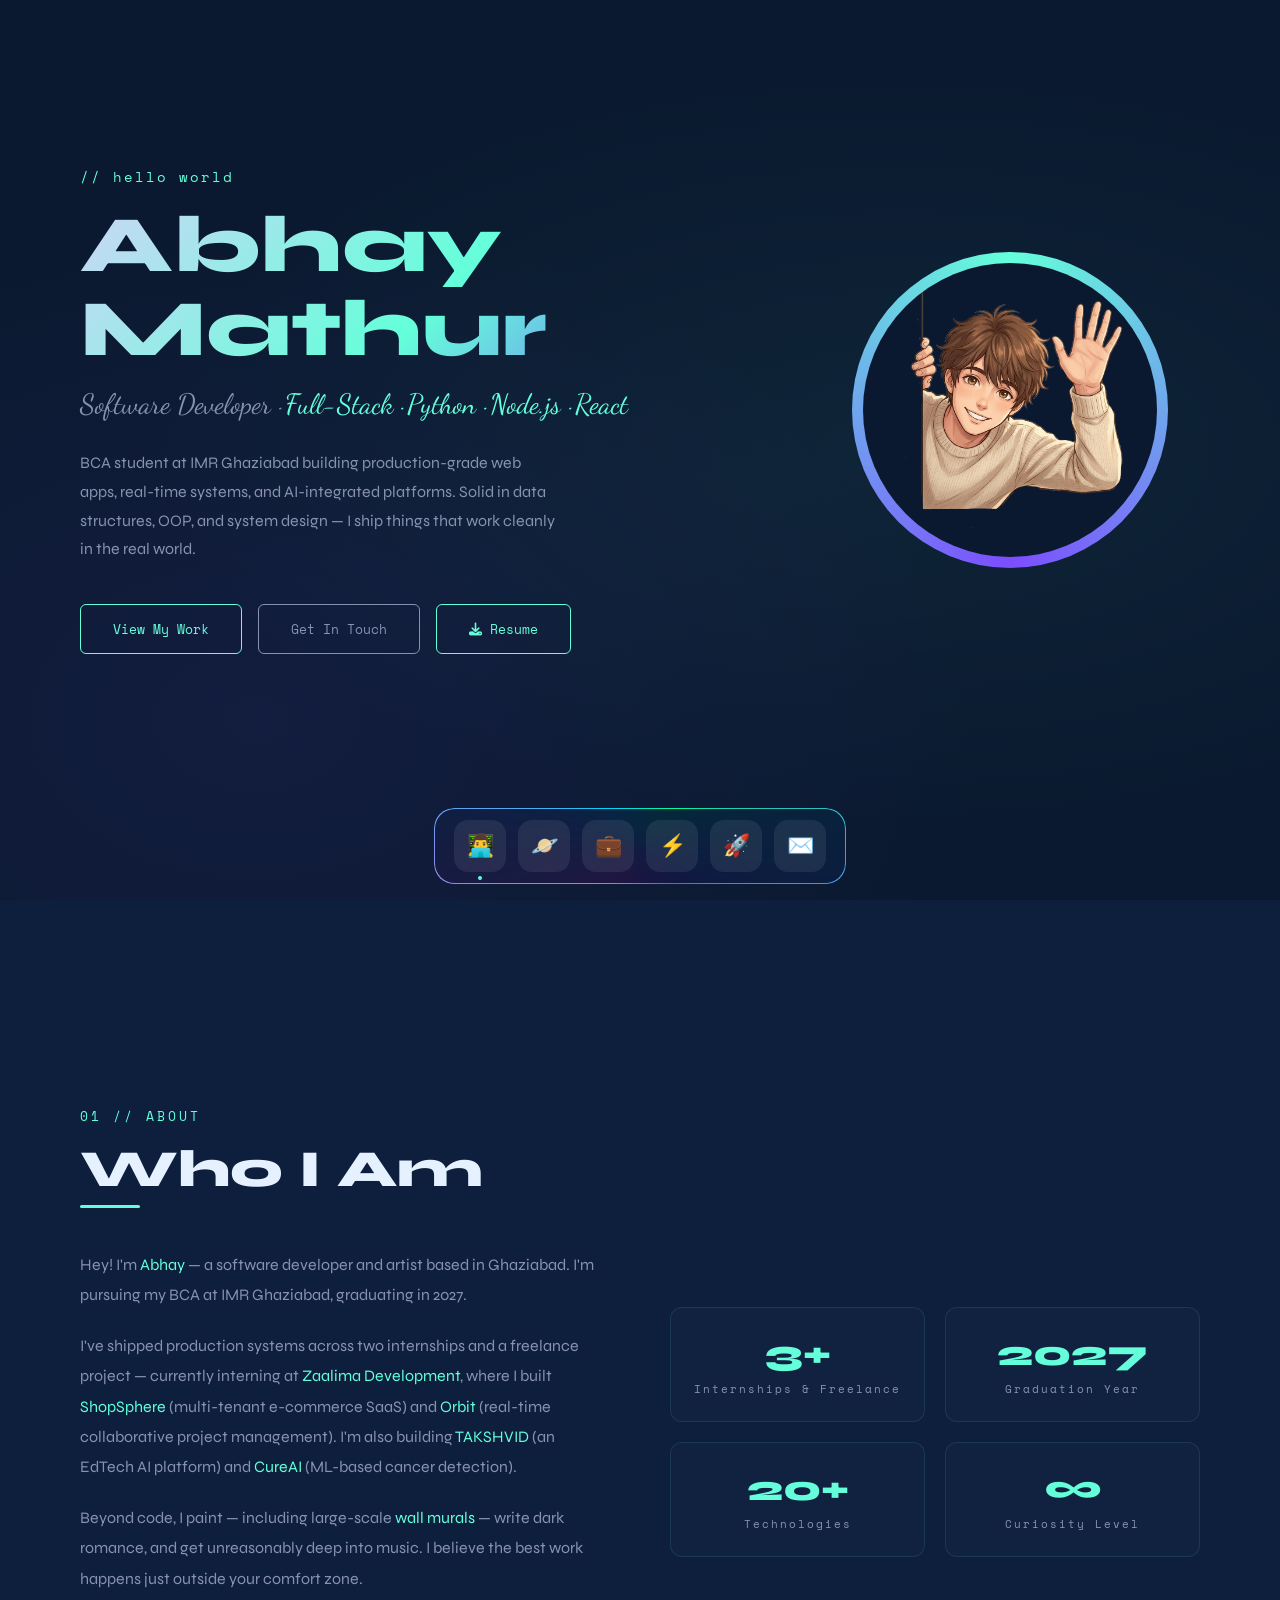
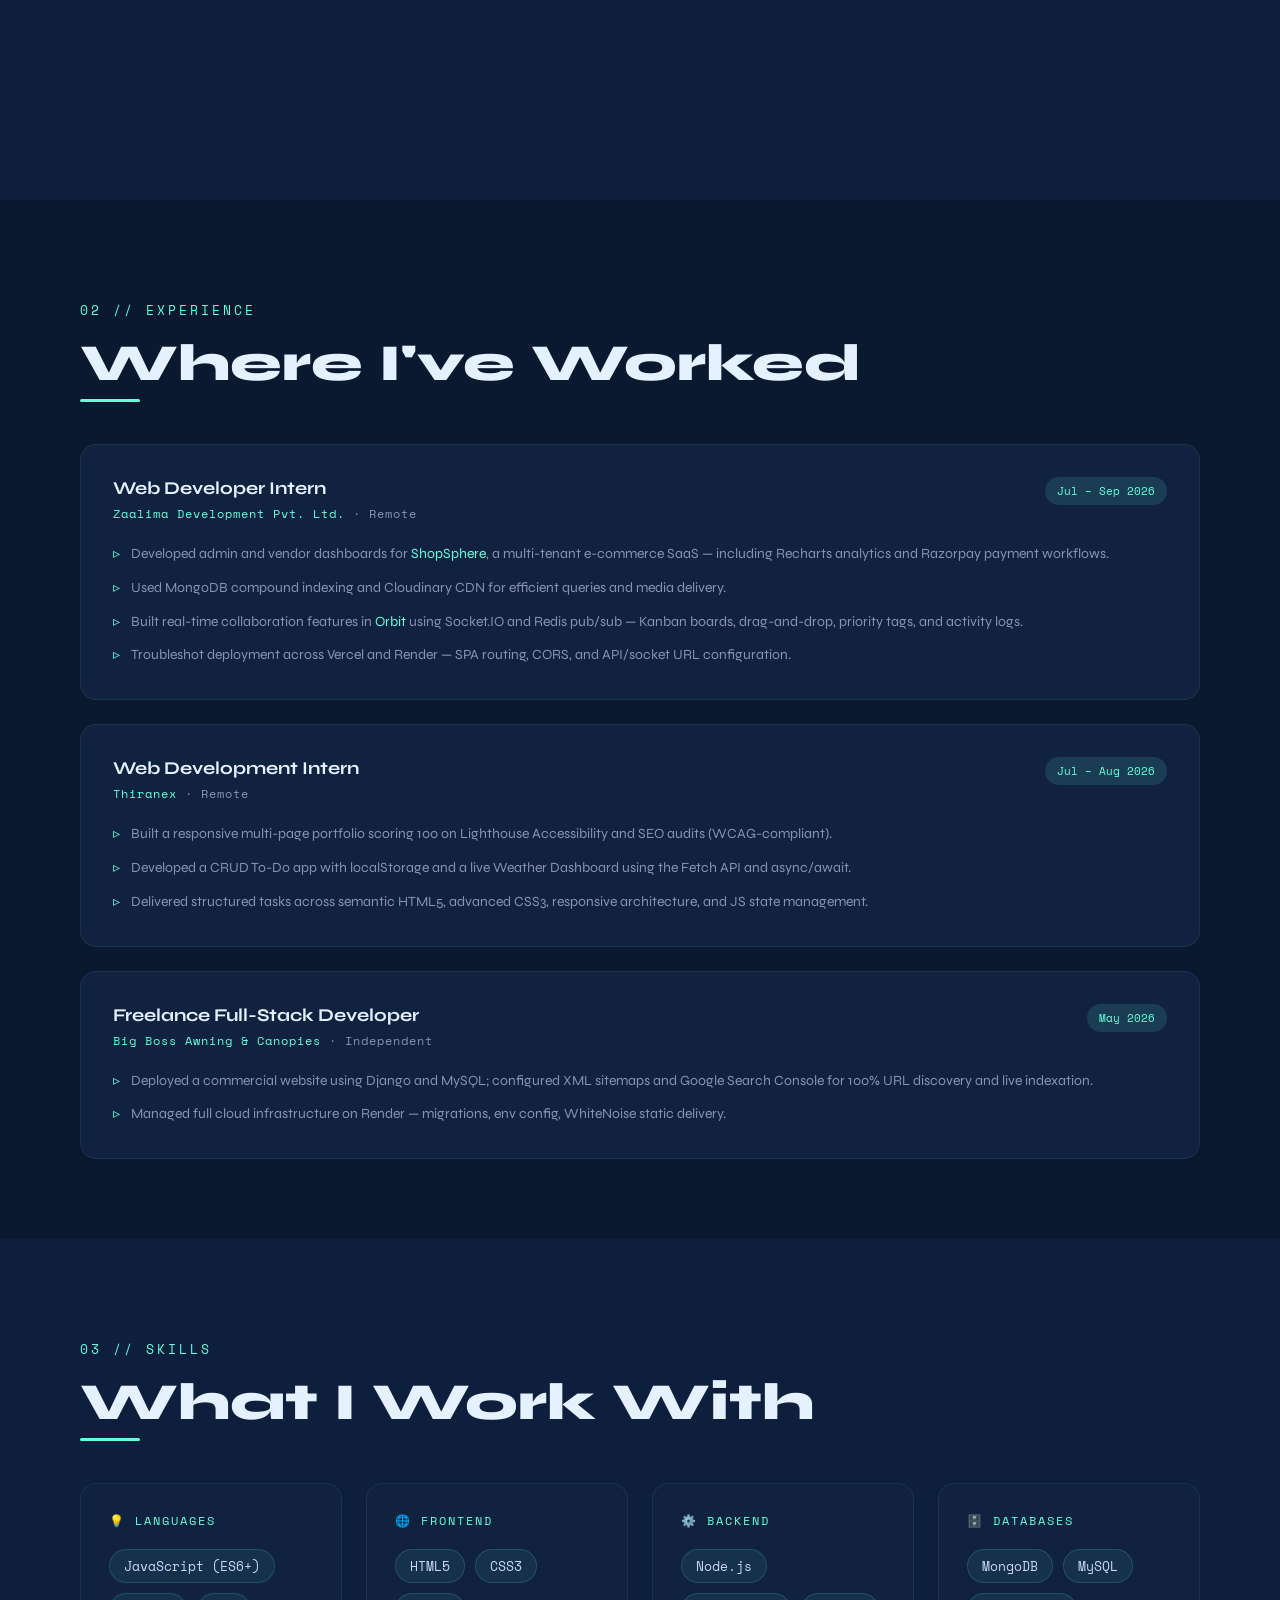
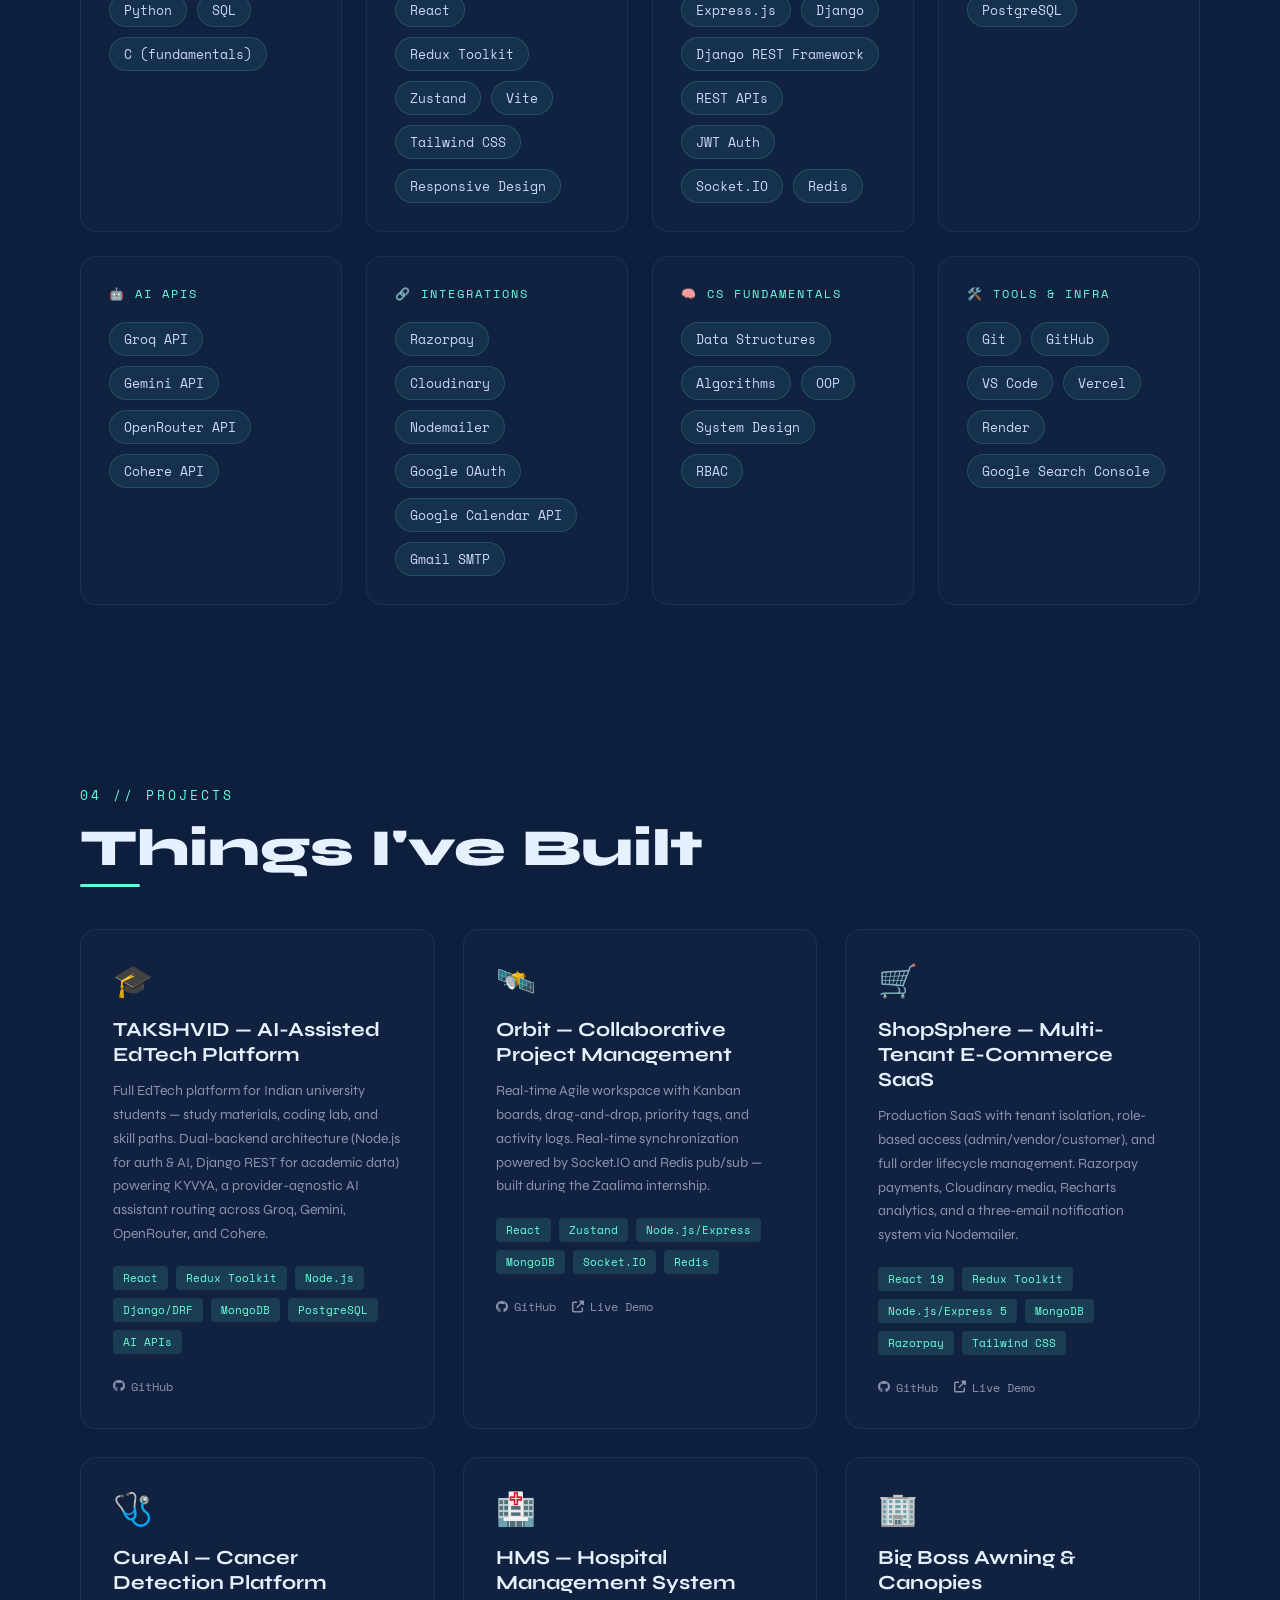
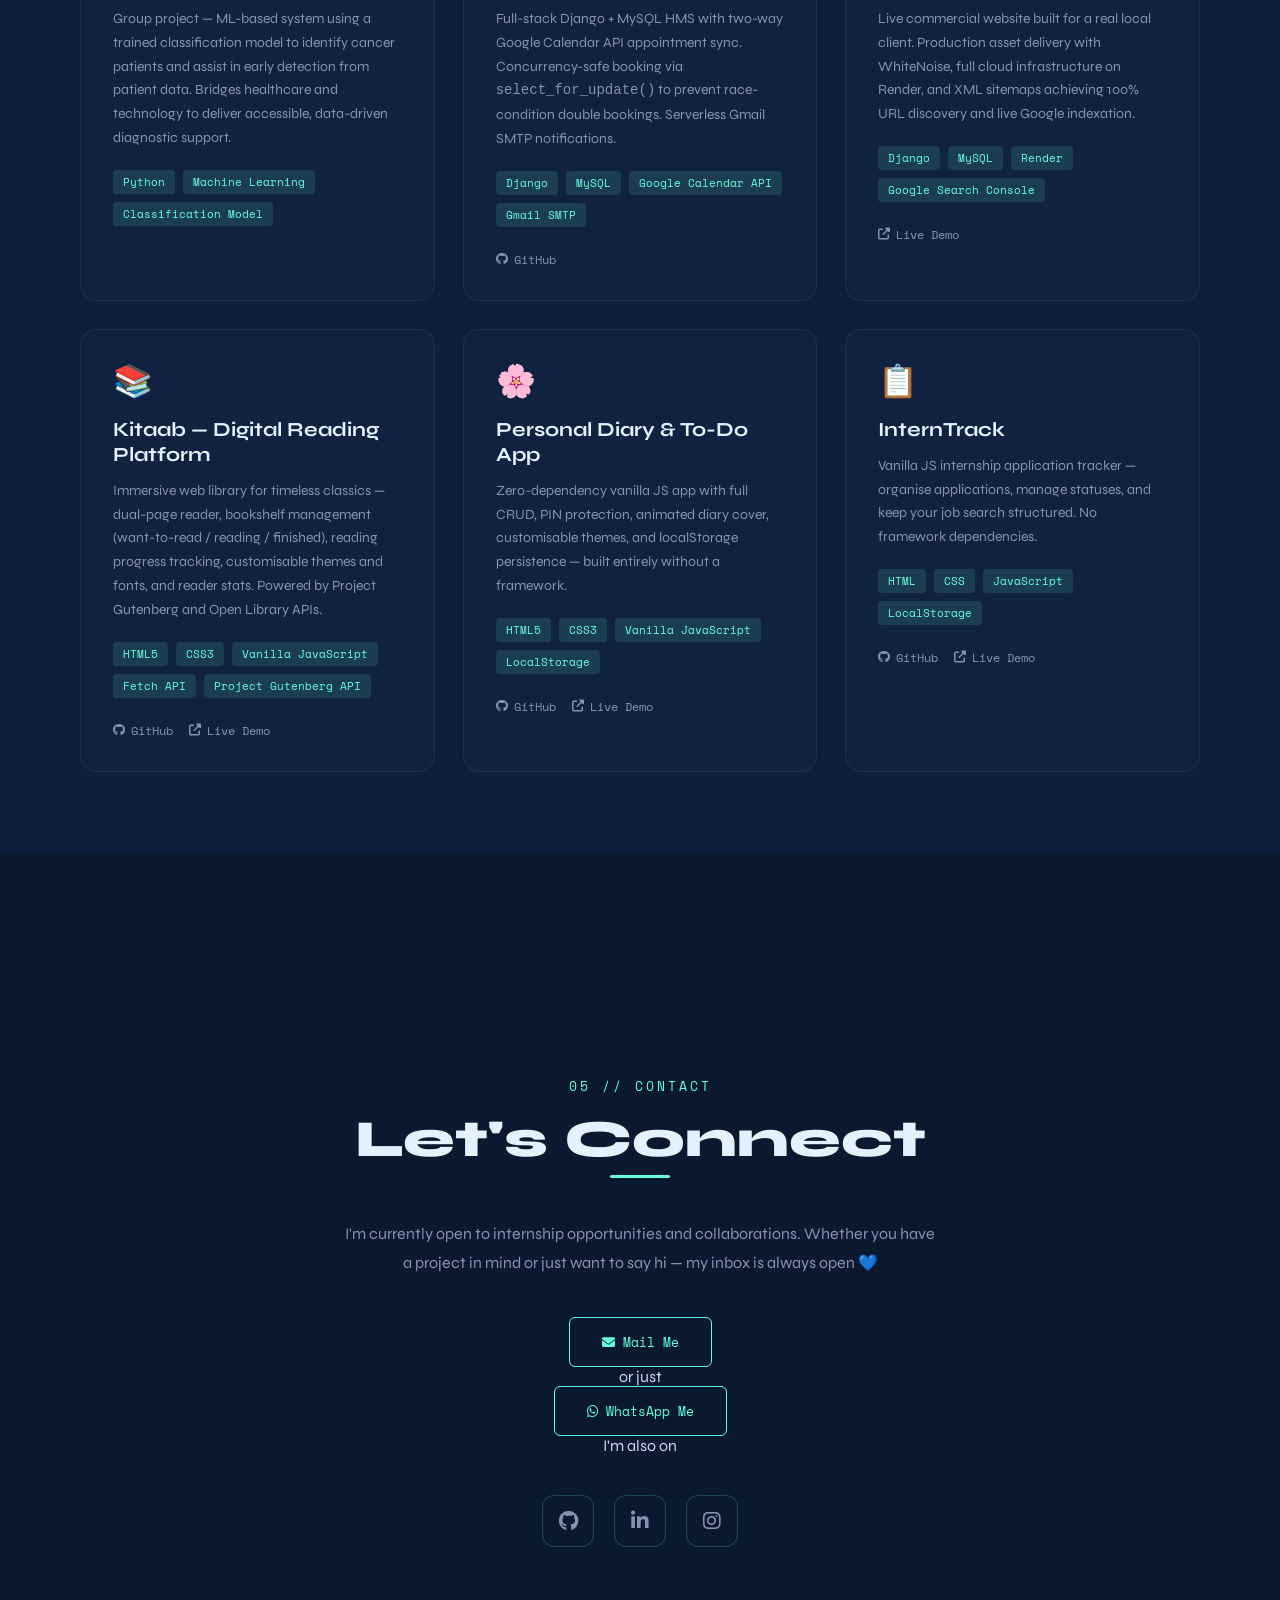
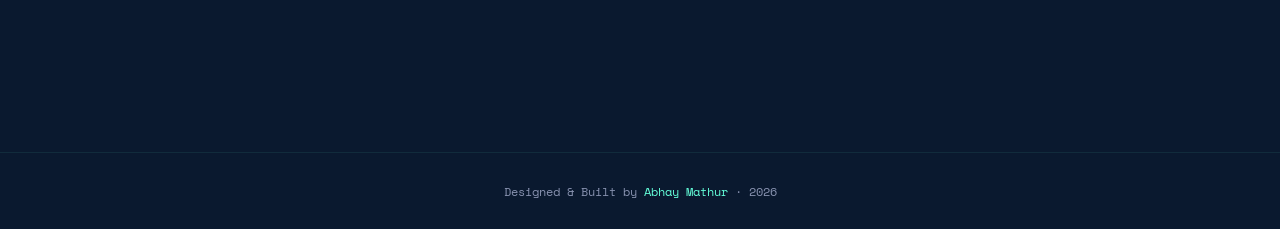
<file: index.html>
<!DOCTYPE html>
<html lang="en">
<head>
  <meta charset="UTF-8">
  <meta name="viewport" content="width=device-width, initial-scale=1.0">
  <title>Abhay Mathur | Software Developer</title>
  <link rel="preconnect" href="https://fonts.googleapis.com">
  <link href="https://fonts.googleapis.com/css2?family=Syne:wght@400;600;700;800&family=Space+Mono:wght@400;700&family=Dancing+Script:wght@600&display=swap" rel="stylesheet">
  <link rel="stylesheet" href="https://cdnjs.cloudflare.com/ajax/libs/font-awesome/6.5.1/css/all.min.css"/>
  <link rel="icon" href="favicon.png" type="image/png" sizes="32x32">
  <link rel="apple-touch-icon" href="favicon.png" sizes="180x180">
  <link rel="stylesheet" href="_portfolio.css">
</head>
<body>

  <!-- ═══ HERO ═══ -->
  <section id="hero">
    <div class="hero-bg"></div>
    <div class="hero-left">
      <p class="hero-tag">// hello world</p>
      <h1 class="hero-name">Abhay Mathur</h1>
      <p class="hero-role">Software Developer · <span>Full-Stack · Python · Node.js · React</span></p>
      <p class="hero-desc">
        BCA student at IMR Ghaziabad building production-grade web apps, real-time systems, and AI-integrated platforms.
        Solid in data structures, OOP, and system design — I ship things that work cleanly in the real world.
      </p>
      <div class="hero-buttons">
        <a href="#projects" class="btn-primary">View My Work</a>
        <a href="#contact" class="btn-secondary">Get In Touch</a>
        <a href="Abhay_Software_Developer_Resume.pdf" download class="btn-primary">
          <i class="fas fa-download"></i> Resume
        </a>
      </div>
    </div>
    <div class="hero-right">
      <div class="hero-avatar-wrap">
        <div class="hero-avatar-ring"></div>
        <div class="hero-avatar-inner"><img src="hi.png" alt="Abhay Mathur"></div>
      </div>
    </div>
  </section>

  <!-- ═══ ABOUT ═══ -->
  <section id="about">
    <p class="section-label">01 // about</p>
    <h2 class="section-title">Who I Am</h2>
    <div class="about-grid">
      <div class="about-text">
        <p>
          Hey! I'm <span>Abhay</span> — a software developer and artist based in Ghaziabad.
          I'm pursuing my BCA at IMR Ghaziabad, graduating in 2027.
        </p>
        <p>
          I've shipped production systems across two internships and a freelance project —
          currently interning at <span>Zaalima Development</span>, where I built
          <span>ShopSphere</span> (multi-tenant e-commerce SaaS) and <span>Orbit</span>
          (real-time collaborative project management). I'm also building
          <span>TAKSHVID</span> (an EdTech AI platform) and <span>CureAI</span> (ML-based cancer detection).
        </p>
        <p>
          Beyond code, I paint — including large-scale <span>wall murals</span> — write dark romance,
          and get unreasonably deep into music. I believe the best work happens just outside your comfort zone.
        </p>
      </div>
      <div class="about-facts">
        <div class="fact-card">
          <span class="fact-number">3+</span>
          <span class="fact-label">Internships & Freelance</span>
        </div>
        <div class="fact-card">
          <span class="fact-number">2027</span>
          <span class="fact-label">Graduation Year</span>
        </div>
        <div class="fact-card">
          <span class="fact-number">20+</span>
          <span class="fact-label">Technologies</span>
        </div>
        <div class="fact-card">
          <span class="fact-number">∞</span>
          <span class="fact-label">Curiosity Level</span>
        </div>
      </div>
    </div>
  </section>

  <!-- ═══ EXPERIENCE ═══ -->
  <section id="experience">
    <p class="section-label">02 // experience</p>
    <h2 class="section-title">Where I've Worked</h2>
    <div class="experience-list">

      <div class="exp-card">
        <div class="exp-header">
          <div>
            <h3 class="exp-title">Web Developer Intern</h3>
            <p class="exp-company"><span>Zaalima Development Pvt. Ltd.</span> · Remote</p>
          </div>
          <span class="exp-date">Jul – Sep 2026</span>
        </div>
        <ul class="exp-bullets">
          <li>Developed admin and vendor dashboards for <span>ShopSphere</span>, a multi-tenant e-commerce SaaS — including Recharts analytics and Razorpay payment workflows.</li>
          <li>Used MongoDB compound indexing and Cloudinary CDN for efficient queries and media delivery.</li>
          <li>Built real-time collaboration features in <span>Orbit</span> using Socket.IO and Redis pub/sub — Kanban boards, drag-and-drop, priority tags, and activity logs.</li>
          <li>Troubleshot deployment across Vercel and Render — SPA routing, CORS, and API/socket URL configuration.</li>
        </ul>
      </div>

      <div class="exp-card">
        <div class="exp-header">
          <div>
            <h3 class="exp-title">Web Development Intern</h3>
            <p class="exp-company"><span>Thiranex</span> · Remote</p>
          </div>
          <span class="exp-date">Jul – Aug 2026</span>
        </div>
        <ul class="exp-bullets">
          <li>Built a responsive multi-page portfolio scoring 100 on Lighthouse Accessibility and SEO audits (WCAG-compliant).</li>
          <li>Developed a CRUD To-Do app with localStorage and a live Weather Dashboard using the Fetch API and async/await.</li>
          <li>Delivered structured tasks across semantic HTML5, advanced CSS3, responsive architecture, and JS state management.</li>
        </ul>
      </div>

      <div class="exp-card">
        <div class="exp-header">
          <div>
            <h3 class="exp-title">Freelance Full-Stack Developer</h3>
            <p class="exp-company"><span>Big Boss Awning & Canopies</span> · Independent</p>
          </div>
          <span class="exp-date">May 2026</span>
        </div>
        <ul class="exp-bullets">
          <li>Deployed a commercial website using Django and MySQL; configured XML sitemaps and Google Search Console for 100% URL discovery and live indexation.</li>
          <li>Managed full cloud infrastructure on Render — migrations, env config, WhiteNoise static delivery.</li>
        </ul>
      </div>

    </div>
  </section>

  <!-- ═══ SKILLS ═══ -->
  <section id="skills">
    <p class="section-label">03 // skills</p>
    <h2 class="section-title">What I Work With</h2>
    <div class="skills-grid">
      <div class="skill-category">
        <div class="skill-cat-title">💡 Languages</div>
        <div class="skill-tags">
          <span class="skill-tag">JavaScript (ES6+)</span>
          <span class="skill-tag">Python</span>
          <span class="skill-tag">SQL</span>
          <span class="skill-tag">C (fundamentals)</span>
        </div>
      </div>
      <div class="skill-category">
        <div class="skill-cat-title">🌐 Frontend</div>
        <div class="skill-tags">
          <span class="skill-tag">HTML5</span>
          <span class="skill-tag">CSS3</span>
          <span class="skill-tag">React</span>
          <span class="skill-tag">Redux Toolkit</span>
          <span class="skill-tag">Zustand</span>
          <span class="skill-tag">Vite</span>
          <span class="skill-tag">Tailwind CSS</span>
          <span class="skill-tag">Responsive Design</span>
        </div>
      </div>
      <div class="skill-category">
        <div class="skill-cat-title">⚙️ Backend</div>
        <div class="skill-tags">
          <span class="skill-tag">Node.js</span>
          <span class="skill-tag">Express.js</span>
          <span class="skill-tag">Django</span>
          <span class="skill-tag">Django REST Framework</span>
          <span class="skill-tag">REST APIs</span>
          <span class="skill-tag">JWT Auth</span>
          <span class="skill-tag">Socket.IO</span>
          <span class="skill-tag">Redis</span>
        </div>
      </div>
      <div class="skill-category">
        <div class="skill-cat-title">🗄️ Databases</div>
        <div class="skill-tags">
          <span class="skill-tag">MongoDB</span>
          <span class="skill-tag">MySQL</span>
          <span class="skill-tag">PostgreSQL</span>
        </div>
      </div>
      <div class="skill-category">
        <div class="skill-cat-title">🤖 AI APIs</div>
        <div class="skill-tags">
          <span class="skill-tag">Groq API</span>
          <span class="skill-tag">Gemini API</span>
          <span class="skill-tag">OpenRouter API</span>
          <span class="skill-tag">Cohere API</span>
        </div>
      </div>
      <div class="skill-category">
        <div class="skill-cat-title">🔗 Integrations</div>
        <div class="skill-tags">
          <span class="skill-tag">Razorpay</span>
          <span class="skill-tag">Cloudinary</span>
          <span class="skill-tag">Nodemailer</span>
          <span class="skill-tag">Google OAuth</span>
          <span class="skill-tag">Google Calendar API</span>
          <span class="skill-tag">Gmail SMTP</span>
        </div>
      </div>
      <div class="skill-category">
        <div class="skill-cat-title">🧠 CS Fundamentals</div>
        <div class="skill-tags">
          <span class="skill-tag">Data Structures</span>
          <span class="skill-tag">Algorithms</span>
          <span class="skill-tag">OOP</span>
          <span class="skill-tag">System Design</span>
          <span class="skill-tag">RBAC</span>
        </div>
      </div>
      <div class="skill-category">
        <div class="skill-cat-title">🛠️ Tools & Infra</div>
        <div class="skill-tags">
          <span class="skill-tag">Git</span>
          <span class="skill-tag">GitHub</span>
          <span class="skill-tag">VS Code</span>
          <span class="skill-tag">Vercel</span>
          <span class="skill-tag">Render</span>
          <span class="skill-tag">Google Search Console</span>
        </div>
      </div>
    </div>
  </section>

  <!-- ═══ PROJECTS ═══ -->
  <section id="projects">
    <p class="section-label">04 // projects</p>
    <h2 class="section-title">Things I've Built</h2>
    <div class="projects-grid">

      <div class="project-card">
        <span class="project-icon">🎓</span>
        <h3 class="project-title">TAKSHVID — AI-Assisted EdTech Platform</h3>
        <p class="project-desc">
          Full EdTech platform for Indian university students — study materials, coding lab, and skill paths.
          Dual-backend architecture (Node.js for auth & AI, Django REST for academic data) powering
          KYVYA, a provider-agnostic AI assistant routing across Groq, Gemini, OpenRouter, and Cohere.
        </p>
        <div class="project-techs">
          <span class="project-tech">React</span>
          <span class="project-tech">Redux Toolkit</span>
          <span class="project-tech">Node.js</span>
          <span class="project-tech">Django/DRF</span>
          <span class="project-tech">MongoDB</span>
          <span class="project-tech">PostgreSQL</span>
          <span class="project-tech">AI APIs</span>
        </div>
        <div class="project-links">
          <a href="https://github.com/hanji-abhay/takshvid" target="_blank" class="project-link">
            <i class="fab fa-github"></i> GitHub
          </a>
        </div>
      </div>

      <div class="project-card">
        <span class="project-icon">🛰️</span>
        <h3 class="project-title">Orbit — Collaborative Project Management</h3>
        <p class="project-desc">
          Real-time Agile workspace with Kanban boards, drag-and-drop, priority tags, and activity logs.
          Real-time synchronization powered by Socket.IO and Redis pub/sub — built during the Zaalima internship.
        </p>
        <div class="project-techs">
          <span class="project-tech">React</span>
          <span class="project-tech">Zustand</span>
          <span class="project-tech">Node.js/Express</span>
          <span class="project-tech">MongoDB</span>
          <span class="project-tech">Socket.IO</span>
          <span class="project-tech">Redis</span>
        </div>
        <div class="project-links">
          <a href="https://github.com/SuchitRapelli03/Orbit" target="_blank" class="project-link">
            <i class="fab fa-github"></i> GitHub
          </a>
          <a href="https://orbit-rho-khaki.vercel.app/" target="_blank" class="project-link">
            <i class="fas fa-external-link-alt"></i> Live Demo
          </a>
        </div>
      </div>

      <div class="project-card">
        <span class="project-icon">🛒</span>
        <h3 class="project-title">ShopSphere — Multi-Tenant E-Commerce SaaS</h3>
        <p class="project-desc">
          Production SaaS with tenant isolation, role-based access (admin/vendor/customer), and full order
          lifecycle management. Razorpay payments, Cloudinary media, Recharts analytics, and a three-email
          notification system via Nodemailer.
        </p>
        <div class="project-techs">
          <span class="project-tech">React 19</span>
          <span class="project-tech">Redux Toolkit</span>
          <span class="project-tech">Node.js/Express 5</span>
          <span class="project-tech">MongoDB</span>
          <span class="project-tech">Razorpay</span>
          <span class="project-tech">Tailwind CSS</span>
        </div>
        <div class="project-links">
          <a href="https://github.com/SuchitRapelli03/Shop-sphere" target="_blank" class="project-link">
            <i class="fab fa-github"></i> GitHub
          </a>
          <a href="https://shop-sphere-eight-chi.vercel.app/" target="_blank" class="project-link">
            <i class="fas fa-external-link-alt"></i> Live Demo
          </a>
        </div>
      </div>

      <div class="project-card">
        <span class="project-icon">🩺</span>
        <h3 class="project-title">CureAI — Cancer Detection Platform</h3>
        <p class="project-desc">
          Group project — ML-based system using a trained classification model to identify cancer patients
          and assist in early detection from patient data. Bridges healthcare and technology to deliver
          accessible, data-driven diagnostic support.
        </p>
        <div class="project-techs">
          <span class="project-tech">Python</span>
          <span class="project-tech">Machine Learning</span>
          <span class="project-tech">Classification Model</span>
        </div>
        <div class="project-links">
        </div>
      </div>

      <div class="project-card">
        <span class="project-icon">🏥</span>
        <h3 class="project-title">HMS — Hospital Management System</h3>
        <p class="project-desc">
          Full-stack Django + MySQL HMS with two-way Google Calendar API appointment sync.
          Concurrency-safe booking via <code>select_for_update()</code> to prevent race-condition double bookings.
          Serverless Gmail SMTP notifications.
        </p>
        <div class="project-techs">
          <span class="project-tech">Django</span>
          <span class="project-tech">MySQL</span>
          <span class="project-tech">Google Calendar API</span>
          <span class="project-tech">Gmail SMTP</span>
        </div>
        <div class="project-links">
          <a href="https://github.com/hanji-abhay/banao-hms" target="_blank" class="project-link">
            <i class="fab fa-github"></i> GitHub
          </a>
        </div>
      </div>

      <div class="project-card">
        <span class="project-icon">🏢</span>
        <h3 class="project-title">Big Boss Awning & Canopies</h3>
        <p class="project-desc">
          Live commercial website built for a real local client. Production asset delivery with WhiteNoise,
          full cloud infrastructure on Render, and XML sitemaps achieving 100% URL discovery
          and live Google indexation.
        </p>
        <div class="project-techs">
          <span class="project-tech">Django</span>
          <span class="project-tech">MySQL</span>
          <span class="project-tech">Render</span>
          <span class="project-tech">Google Search Console</span>
        </div>
        <div class="project-links">
          <a href="https://bigbossawningandcanopies.onrender.com" target="_blank" class="project-link">
            <i class="fas fa-external-link-alt"></i> Live Demo
          </a>
        </div>
      </div>

      <div class="project-card">
        <span class="project-icon">📚</span>
        <h3 class="project-title">Kitaab — Digital Reading Platform</h3>
        <p class="project-desc">
          Immersive web library for timeless classics — dual-page reader, bookshelf management
          (want-to-read / reading / finished), reading progress tracking, customisable themes and fonts,
          and reader stats. Powered by Project Gutenberg and Open Library APIs.
        </p>
        <div class="project-techs">
          <span class="project-tech">HTML5</span>
          <span class="project-tech">CSS3</span>
          <span class="project-tech">Vanilla JavaScript</span>
          <span class="project-tech">Fetch API</span>
          <span class="project-tech">Project Gutenberg API</span>
        </div>
        <div class="project-links">
          <a href="https://github.com/hanji-abhay/kitaab" target="_blank" class="project-link">
            <i class="fab fa-github"></i> GitHub
          </a>
          <a href="https://kitaab-one.vercel.app" target="_blank" class="project-link">
            <i class="fas fa-external-link-alt"></i> Live Demo
          </a>
        </div>
      </div>

      <div class="project-card">
        <span class="project-icon">🌸</span>
        <h3 class="project-title">Personal Diary & To-Do App</h3>
        <p class="project-desc">
          Zero-dependency vanilla JS app with full CRUD, PIN protection, animated diary cover,
          customisable themes, and localStorage persistence — built entirely without a framework.
        </p>
        <div class="project-techs">
          <span class="project-tech">HTML5</span>
          <span class="project-tech">CSS3</span>
          <span class="project-tech">Vanilla JavaScript</span>
          <span class="project-tech">LocalStorage</span>
        </div>
        <div class="project-links">
          <a href="https://github.com/hanji-abhay/personal-diary-to-do-app" target="_blank" class="project-link">
            <i class="fab fa-github"></i> GitHub
          </a>
          <a href="https://hanji-abhay.github.io/personal-diary-to-do-app/" target="_blank" class="project-link">
            <i class="fas fa-external-link-alt"></i> Live Demo
          </a>
        </div>
      </div>

      <div class="project-card">
        <span class="project-icon">📋</span>
        <h3 class="project-title">InternTrack</h3>
        <p class="project-desc">
          Vanilla JS internship application tracker — organise applications, manage statuses,
          and keep your job search structured. No framework dependencies.
        </p>
        <div class="project-techs">
          <span class="project-tech">HTML</span>
          <span class="project-tech">CSS</span>
          <span class="project-tech">JavaScript</span>
          <span class="project-tech">LocalStorage</span>
        </div>
        <div class="project-links">
          <a href="https://github.com/hanji-abhay/internship-application-tracker" target="_blank" class="project-link">
            <i class="fab fa-github"></i> GitHub
          </a>
          <a href="https://internship-application-tracker-indol.vercel.app/" target="_blank" class="project-link">
            <i class="fas fa-external-link-alt"></i> Live Demo
          </a>
        </div>
      </div>

    </div>
  </section>

  <!-- ═══ CONTACT ═══ -->
  <section id="contact">
    <div class="contact-inner">
      <p class="section-label">05 // contact</p>
      <h2 class="section-title">Let's Connect</h2>
      <p class="contact-text">
        I'm currently open to internship opportunities and collaborations.
        Whether you have a project in mind or just want to say hi — my inbox is always open 💙
      </p>
      <a href="mailto:abhaymathur629@gmail.com" class="btn-primary"><i class="fas fa-envelope"></i> Mail Me</a>
      <br>
      <p class="contact-note">or just</p>
      <a href="https://wa.me/7065667480" class="btn-primary"><i class="fab fa-whatsapp"></i> WhatsApp Me</a>
      <br>
      <p class="contact-note">I'm also on</p>
      <div class="contact-links">
        <a href="https://github.com/hanji-abhay" target="_blank" class="contact-link"><i class="fab fa-github"></i></a>
        <a href="https://linkedin.com/in/abhaymathur-dev" target="_blank" class="contact-link"><i class="fab fa-linkedin-in"></i></a>
        <a href="https://www.instagram.com/hanji_abhay" target="_blank" class="contact-link"><i class="fab fa-instagram"></i></a>
      </div>
    </div>
  </section>

  <!-- ═══ FOOTER ═══ -->
  <footer>
    <p>Designed & Built by <span>Abhay Mathur</span> · 2026</p>
  </footer>

  <!-- ═══ DOCK ═══ -->
  <nav class="mac-dock" id="dock">
    <div class="dock-icon active" onclick="scrollToSection('hero')">👨‍💻<span class="dock-label">Home</span><span class="dock-dot"></span></div>
    <div class="dock-icon" onclick="scrollToSection('about')">🪐<span class="dock-label">About</span><span class="dock-dot"></span></div>
    <div class="dock-icon" onclick="scrollToSection('experience')">💼<span class="dock-label">Experience</span><span class="dock-dot"></span></div>
    <div class="dock-icon" onclick="scrollToSection('skills')">⚡<span class="dock-label">Skills</span><span class="dock-dot"></span></div>
    <div class="dock-icon" onclick="scrollToSection('projects')">🚀<span class="dock-label">Projects</span><span class="dock-dot"></span></div>
    <div class="dock-icon" onclick="scrollToSection('contact')">✉️<span class="dock-label">Contact</span><span class="dock-dot"></span></div>
  </nav>

  <script src="_portfolio.js"></script>
</body>
</html>
</file>
<file: _portfolio.css>
*, *::before, *::after { padding: 0; margin: 0; box-sizing: border-box; }
    html { scroll-behavior: smooth; }

    :root {
      --navy: #0a192f;
      --navy-light: #112240;
      --navy-mid: #0d1f3c;
      --cyan: #64ffda;
      --cyan-dim: rgba(100,255,218,0.12);
      --text: #ccd6f6;
      --text-dim: #8892b0;
      --white: #e6f1ff;
      --purple: #7c4dff;
    }

    body {
      font-family: 'Syne', sans-serif;
      background-color: var(--navy);
      color: var(--text);
      overflow-x: hidden;
    }

    /* ─── SCROLLBAR ─── */
    ::-webkit-scrollbar { width: 5px; }
    ::-webkit-scrollbar-track { background: var(--navy); }
    ::-webkit-scrollbar-thumb { background: var(--cyan); border-radius: 10px; }

    /* ─── SECTIONS ─── */
    section {
      min-height: 100vh;
      padding: 100px 80px 80px;
      display: flex;
      flex-direction: column;
      justify-content: center;
    }

    .section-label {
      font-family: 'Space Mono', monospace;
      font-size: 13px;
      color: var(--cyan);
      letter-spacing: 3px;
      text-transform: uppercase;
      margin-bottom: 12px;
    }

    .section-title {
      font-size: clamp(32px, 5vw, 52px);
      font-weight: 800;
      color: var(--white);
      margin-bottom: 50px;
      position: relative;
      display: inline-block;
    }

    .section-title::after {
      content: '';
      position: absolute;
      bottom: -8px;
      left: 0;
      width: 60px;
      height: 3px;
      background: var(--cyan);
      border-radius: 2px;
    }

    /* ─── HERO ─── */
    #hero {
      flex-direction: row;
      align-items: center;
      justify-content: space-between;
      padding-top: 0;
      min-height: 100vh;
      position: relative;
      overflow: hidden;
    }

    .hero-bg {
      position: absolute;
      inset: 0;
      background: radial-gradient(ellipse at 70% 50%, rgba(100,255,218,0.05) 0%, transparent 60%),
                  radial-gradient(ellipse at 20% 80%, rgba(124,77,255,0.08) 0%, transparent 50%);
      pointer-events: none;
    }

    .hero-left {
      flex: 1;
      z-index: 1;
      animation: fadeInLeft 0.8s ease forwards;
    }

    @keyframes fadeInLeft {
      from { opacity: 0; transform: translateX(-40px); }
      to   { opacity: 1; transform: translateX(0); }
    }

    .hero-tag {
      font-family: 'Space Mono', monospace;
      font-size: 14px;
      color: var(--cyan);
      margin-bottom: 16px;
      letter-spacing: 2px;
    }

    .hero-name {
      font-size: clamp(42px, 7vw, 80px);
      font-weight: 800;
      line-height: 1.05;
      background: linear-gradient(135deg, #ccd6f6 0%, #64ffda 50%, #7c4dff 100%);
      -webkit-background-clip: text;
      -webkit-text-fill-color: transparent;
      background-clip: text;
      margin-bottom: 16px;
    }

    .hero-role {
      font-family: 'Dancing Script', cursive;
      font-size: clamp(20px, 3vw, 28px);
      color: var(--text-dim);
      margin-bottom: 28px;
    }

    .hero-role span { color: var(--cyan); }

    .hero-desc {
      font-size: 16px;
      color: var(--text-dim);
      line-height: 1.8;
      max-width: 480px;
      margin-bottom: 40px;
    }

    .hero-buttons {
      display: flex;
      gap: 16px;
      flex-wrap: wrap;
    }

    .btn-primary {
      padding: 14px 32px;
      border: 1.5px solid var(--cyan);
      color: var(--cyan);
      background: transparent;
      font-family: 'Space Mono', monospace;
      font-size: 13px;
      border-radius: 6px;
      cursor: pointer;
      transition: all 0.3s ease;
      text-decoration: none;
      display: inline-block;
    }

    .btn-primary:hover {
      background: var(--cyan-dim);
      transform: translateY(-2px);
      box-shadow: 0 8px 24px rgba(100,255,218,0.15);
    }

    .btn-secondary {
      padding: 14px 32px;
      border: 1.5px solid var(--text-dim);
      color: var(--text-dim);
      background: transparent;
      font-family: 'Space Mono', monospace;
      font-size: 13px;
      border-radius: 6px;
      cursor: pointer;
      transition: all 0.3s ease;
      text-decoration: none;
      display: inline-block;
    }

    .btn-secondary:hover {
      border-color: var(--text);
      color: var(--text);
      transform: translateY(-2px);
    }

    .hero-right {
      flex: 0 0 380px;
      display: flex;
      align-items: center;
      justify-content: center;
      z-index: 1;
      animation: fadeInRight 0.8s ease 0.2s both;
    }

    @keyframes fadeInRight {
      from { opacity: 0; transform: translateX(40px); }
      to   { opacity: 1; transform: translateX(0); }
    }

    .hero-avatar-wrap {
      position: relative;
      width: 300px;
      height: 300px;
    }

    .hero-avatar-ring {
      position: absolute;
      inset: -8px;
      border-radius: 50%;
      background: conic-gradient(var(--cyan), var(--purple), var(--cyan));
      animation: rotatering 6s linear infinite;
    }

    @keyframes rotatering {
      to { transform: rotate(360deg); }
    }

    .hero-avatar-inner {
      position: absolute;
      inset: 3px;
      border-radius: 50%;
      background: var(--navy);
      display: flex;
      align-items: center;
      justify-content: center;
      z-index: 1;
    }

    .hero-avatar-inner img {
      width: 100%;
      height: 80%;
      transform: translateX(-10%);
      object-fit: cover;
    }
    /* ─── ABOUT ─── */
    #about { background: var(--navy-mid); }

    .about-grid {
      display: grid;
      grid-template-columns: 1fr 1fr;
      gap: 60px;
      align-items: center;
    }

    .about-text p {
      font-size: 16px;
      color: var(--text-dim);
      line-height: 1.9;
      margin-bottom: 20px;
    }

    .about-text p span { color: var(--cyan); }

    .about-facts {
      display: grid;
      grid-template-columns: 1fr 1fr;
      gap: 20px;
    }

    .fact-card {
      background: var(--navy-light);
      border: 1px solid rgba(100,255,218,0.1);
      border-radius: 12px;
      padding: 24px 20px;
      text-align: center;
      transition: border-color 0.3s, transform 0.3s;
    }

    .fact-card:hover {
      border-color: var(--cyan);
      transform: translateY(-4px);
    }

    .fact-number {
      font-size: 36px;
      font-weight: 800;
      color: var(--cyan);
      display: block;
    }

    .fact-label {
      font-family: 'Space Mono', monospace;
      font-size: 11px;
      color: var(--text-dim);
      letter-spacing: 2px;
      margin-top: 6px;
      display: block;
    }

    /* ─── SKILLS ─── */
    #skills {background-color: var(--navy-mid);}

    .skills-grid {
      display: grid;
      grid-template-columns: repeat(auto-fit, minmax(260px, 1fr));
      gap: 24px;
    }

    .skill-category {
      background: var(--navy-light);
      border: 1px solid rgba(100,255,218,0.08);
      border-radius: 16px;
      padding: 28px;
      transition: border-color 0.3s, transform 0.3s;
    }

    .skill-category:hover {
      border-color: rgba(100,255,218,0.3);
      transform: translateY(-6px);
    }

    .skill-cat-title {
      font-family: 'Space Mono', monospace;
      font-size: 12px;
      color: var(--cyan);
      letter-spacing: 2px;
      text-transform: uppercase;
      margin-bottom: 20px;
      display: flex;
      align-items: center;
      gap: 10px;
    }

    .skill-tags {
      display: flex;
      flex-wrap: wrap;
      gap: 10px;
    }

    .skill-tag {
      padding: 6px 14px;
      background: rgba(100,255,218,0.07);
      border: 1px solid rgba(100,255,218,0.15);
      border-radius: 20px;
      font-size: 13px;
      color: var(--text);
      font-family: 'Space Mono', monospace;
      transition: all 0.2s;
    }

    .skill-tag:hover {
      background: rgba(100,255,218,0.15);
      border-color: var(--cyan);
      color: var(--cyan);
    }

    /* ─── PROJECTS ─── */
    #projects { background: var(--navy-mid); }

    .projects-grid {
      display: grid;
      grid-template-columns: repeat(auto-fit, minmax(320px, 1fr));
      gap: 28px;
    }

    .project-card {
      background: var(--navy-light);
      border: 1px solid rgba(100,255,218,0.08);
      border-radius: 16px;
      padding: 32px;
      transition: all 0.3s ease;
      position: relative;
      overflow: hidden;
    }

    .project-card::before {
      content: '';
      position: absolute;
      top: 0; left: 0; right: 0;
      height: 2px;
      background: linear-gradient(90deg, var(--cyan), var(--purple));
      transform: scaleX(0);
      transition: transform 0.3s;
    }

    .project-card:hover::before { transform: scaleX(1); }

    .project-card:hover {
      border-color: rgba(100,255,218,0.25);
      transform: translateY(-6px);
      box-shadow: 0 20px 40px rgba(0,0,0,0.3);
    }

    .project-icon {
      font-size: 32px;
      margin-bottom: 16px;
      display: block;
    }

    .project-title {
      font-size: 20px;
      font-weight: 700;
      color: var(--white);
      margin-bottom: 12px;
    }

    .project-desc {
      font-size: 14px;
      color: var(--text-dim);
      line-height: 1.7;
      margin-bottom: 20px;
    }

    .project-techs {
      display: flex;
      flex-wrap: wrap;
      gap: 8px;
      margin-bottom: 24px;
    }

    .project-tech {
      font-family: 'Space Mono', monospace;
      font-size: 11px;
      color: var(--cyan);
      background: var(--cyan-dim);
      padding: 4px 10px;
      border-radius: 4px;
    }

    .project-links {
      display: flex;
      gap: 16px;
    }

    .project-link {
      font-family: 'Space Mono', monospace;
      font-size: 12px;
      color: var(--text-dim);
      text-decoration: none;
      display: flex;
      align-items: center;
      gap: 6px;
      transition: color 0.2s;
    }

    .project-link:hover { color: var(--cyan); }

    /* ─── CONTACT ─── */
    #contact {
      align-items: center;
      text-align: center;
    }

    .contact-inner { max-width: 600px; }

    .contact-inner .section-title::after {
      left: 50%;
      transform: translateX(-50%);
    }

    .contact-text {
      font-size: 16px;
      color: var(--text-dim);
      line-height: 1.8;
      margin-bottom: 40px;
    }

    .contact-links {
      display: flex;
      gap: 20px;
      justify-content: center;
      flex-wrap: wrap;
      margin-top: 40px;
    }

    .contact-link {
      width: 52px;
      height: 52px;
      border-radius: 12px;
      border: 1px solid rgba(100,255,218,0.2);
      display: flex;
      align-items: center;
      justify-content: center;
      font-size: 20px;
      color: var(--text-dim);
      text-decoration: none;
      transition: all 0.3s;
    }

    .contact-link:hover {
      border-color: var(--cyan);
      color: var(--cyan);
      transform: translateY(-4px);
      box-shadow: 0 8px 20px rgba(100,255,218,0.15);
    }

    /* ─── DOCK ─── */
    .mac-dock {
      width: max-content;
      position: fixed;
      bottom: 16px;
      left: 50%;
      transform: translateX(-50%);
      display: flex;
      gap: 12px;
      padding: 12px 20px;
      border-radius: 20px;
      z-index: 9999;
      align-items: flex-end;
      isolation: isolate;
      overflow: hidden;
    }

    .mac-dock::before {
      content: "";
      position: absolute;
      inset: 0px;
      border-radius: inherit;
      padding: 2px;
      background: conic-gradient(from 315deg, #00d4ff, #00ff9d, #7c4dff, #ff4fd8, #00d4ff);
      transform-origin: left;
      pointer-events: none;
      z-index: 0;
    }

    .mac-dock::after {
      content: "";
      position: absolute;
      inset: 1px;
      border-radius: inherit;
      background: rgba(2, 9, 37, 0.85);
      backdrop-filter: blur(30px);
      pointer-events: none;
      z-index: 0;
    }

    .mac-dock:hover::before {
      animation: spin 4s ease-in-out infinite;
    }

    @keyframes spin { to { transform: rotate(360deg); } }

    .mac-dock > * { position: relative; z-index: 2; }

    .dock-icon {
      width: 52px;
      height: 52px;
      border-radius: 14px;
      display: flex;
      align-items: center;
      justify-content: center;
      background: rgba(255,255,255,0.08);
      font-size: 22px;
      transition: all 0.25s cubic-bezier(0.34,1.56,0.64,1);
      cursor: pointer;
      position: relative;
      flex-direction: column;
    }

    .dock-icon:hover {
      transform: translateY(-14px) scale(1.1);
      background: rgba(100,255,218,0.15);
      box-shadow: 0 4px 20px rgba(100,255,218,0.3);
    }

    .dock-label {
      font-size: 9px;
      font-family: 'Space Mono', monospace;
      color: rgba(255,255,255,0.6);
      opacity: 0;
      transition: opacity 0.2s;
      position: absolute;
      bottom: -20px;
      white-space: nowrap;
      pointer-events: none;
    }

    .dock-icon:hover .dock-label { opacity: 1; }

    .dock-dot {
      width: 4px;
      height: 4px;
      border-radius: 50%;
      background: var(--cyan);
      position: absolute;
      bottom: -8px;
      opacity: 0;
      transition: opacity 0.2s;
    }

    .dock-icon.active .dock-dot { opacity: 1; }

    /* ─── FOOTER ─── */
    footer {
      text-align: center;
      padding: 30px;
      font-family: 'Space Mono', monospace;
      font-size: 12px;
      color: var(--text-dim);
      border-top: 1px solid rgba(100,255,218,0.08);
    }

    footer span { color: var(--cyan); }

    /* ─── RESPONSIVE ─── */
    @media (max-width: 1200px) {
      section {
        padding-left: 56px;
        padding-right: 56px;
      }

      .hero-right {
        flex: 0 0 320px;
      }

      .hero-avatar-wrap {
        width: 260px;
        height: 260px;
      }

      .projects-grid {
        grid-template-columns: repeat(auto-fit, minmax(280px, 1fr));
      }
    }

    @media (max-width: 992px) {
      #hero {
        gap: 36px;
      }

      .about-grid {
        grid-template-columns: 1fr;
        gap: 36px;
      }

      .skills-grid,
      .projects-grid {
        grid-template-columns: 1fr;
      }

      .about-facts {
        grid-template-columns: repeat(2, minmax(0, 1fr));
      }
    }

    @media (max-width: 768px) {
      body { overflow-x: hidden; }
      section {
        min-height: auto;
        padding: 76px 20px 96px;
      }

      #hero {
        flex-direction: column-reverse;
        text-align: center;
        gap: 40px;
        min-height: auto;
        padding-top: 96px;
        padding-bottom: 120px;
      }

      .hero-name {
        font-size: clamp(40px, 12vw, 56px);
      }

      .hero-desc {
        margin: 0 auto 32px;
        max-width: none;
      }

      .hero-buttons {
        width: 100%;
        justify-content: center;
        gap: 12px;
      }

      .hero-buttons a {
        width: 100%;
        text-align: center;
      }

      .hero-right { flex: none; }
      .hero-avatar-wrap { width: min(68vw, 220px); height: min(68vw, 220px); }
      .hero-avatar-inner { font-size: 70px; }

      .about-facts {
        grid-template-columns: 1fr 1fr;
        gap: 12px;
      }

      .fact-card,
      .skill-category,
      .project-card { padding: 20px; }

      .project-links {
        flex-direction: column;
        align-items: flex-start;
        gap: 12px;
      }

      .contact-links { gap: 12px; }

      .mac-dock {
        width: 90%;
        justify-content: center;
        gap: 8px;
        padding: 10px 12px;
      }

      .dock-icon {
        width: 44px;
        height: 44px;
        font-size: 18px;
      }

      .dock-label { display: none; }

      footer {
        padding-bottom: 108px;
      }
    }

    @media (max-width: 480px) {
      section {
        padding-left: 16px;
        padding-right: 16px;
      }

      .section-label {
        font-size: 11px;
        letter-spacing: 2px;
      }

      .section-title {
        margin-bottom: 34px;
      }

      .hero-name {
        font-size: clamp(34px, 14vw, 46px);
      }

      .hero-role {
        font-size: 18px;
      }

      .hero-desc,
      .about-text p,
      .contact-text,
      .project-desc {
        font-size: 15px;
        line-height: 1.7;
      }

      .hero-buttons a,
      .btn-primary,
      .btn-secondary {
        width: 100%;
      }

      .about-facts {
        grid-template-columns: 1fr;
      }

      .skills-grid,
      .projects-grid {
        gap: 18px;
      }

      .project-card {
        padding: 18px;
      }

      .contact-link {
        width: 46px;
        height: 46px;
      }

      .mac-dock {
        width: 92%;
        padding: 10px 12px;
        gap: 8px;
      }

      .dock-icon {
        width: 44px;
        height: 44px;
        font-size: 16px;
      }
    }

    /* ─── EXPERIENCE ─── */
    #experience { background: var(--navy); }

    .experience-list {
      display: flex;
      flex-direction: column;
      gap: 24px;
    }

    .exp-card {
      background: var(--navy-light);
      border: 1px solid rgba(100,255,218,0.08);
      border-radius: 16px;
      padding: 32px;
      transition: all 0.3s ease;
      position: relative;
      overflow: hidden;
    }

    .exp-card::before {
      content: '';
      position: absolute;
      top: 0; left: 0; right: 0;
      height: 2px;
      background: linear-gradient(90deg, var(--cyan), var(--purple));
      transform: scaleX(0);
      transition: transform 0.3s;
    }

    .exp-card:hover::before { transform: scaleX(1); }

    .exp-card:hover {
      border-color: rgba(100,255,218,0.25);
      transform: translateY(-4px);
      box-shadow: 0 20px 40px rgba(0,0,0,0.3);
    }

    .exp-header {
      display: flex;
      justify-content: space-between;
      align-items: flex-start;
      margin-bottom: 20px;
      gap: 16px;
      flex-wrap: wrap;
    }

    .exp-title {
      font-size: 18px;
      font-weight: 700;
      color: var(--white);
      margin-bottom: 6px;
    }

    .exp-company {
      font-family: 'Space Mono', monospace;
      font-size: 12px;
      color: var(--text-dim);
      letter-spacing: 1px;
    }

    .exp-company span { color: var(--cyan); }

    .exp-date {
      font-family: 'Space Mono', monospace;
      font-size: 11px;
      color: var(--cyan);
      background: var(--cyan-dim);
      padding: 6px 12px;
      border-radius: 20px;
      white-space: nowrap;
      flex-shrink: 0;
    }

    .exp-bullets {
      list-style: none;
      display: flex;
      flex-direction: column;
      gap: 10px;
    }

    .exp-bullets li {
      font-size: 14px;
      color: var(--text-dim);
      line-height: 1.7;
      padding-left: 18px;
      position: relative;
    }

    .exp-bullets li::before {
      content: '▹';
      position: absolute;
      left: 0;
      color: var(--cyan);
    }

    .exp-bullets li span { color: var(--cyan); }

    @media (max-width: 768px) {
      .exp-card { padding: 20px; }
      .exp-header { flex-direction: column; gap: 10px; }
    }
</file>
